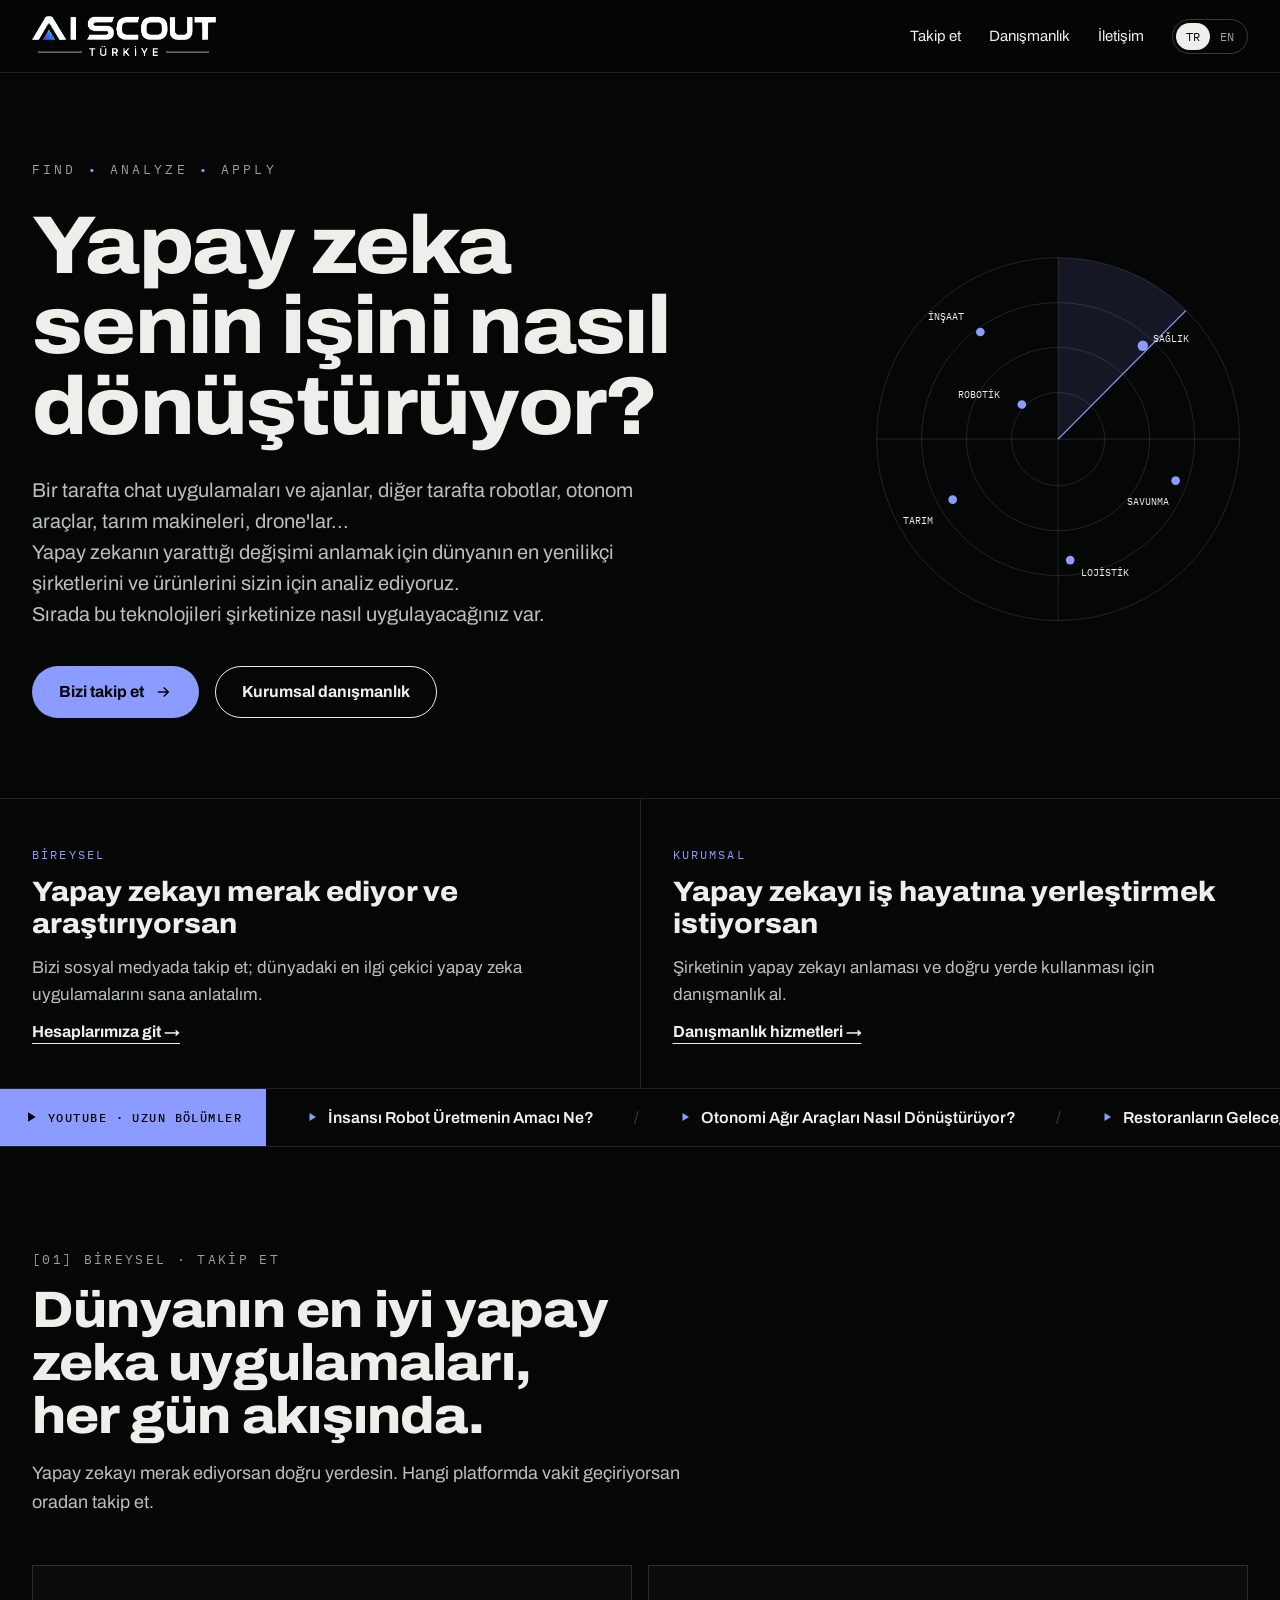
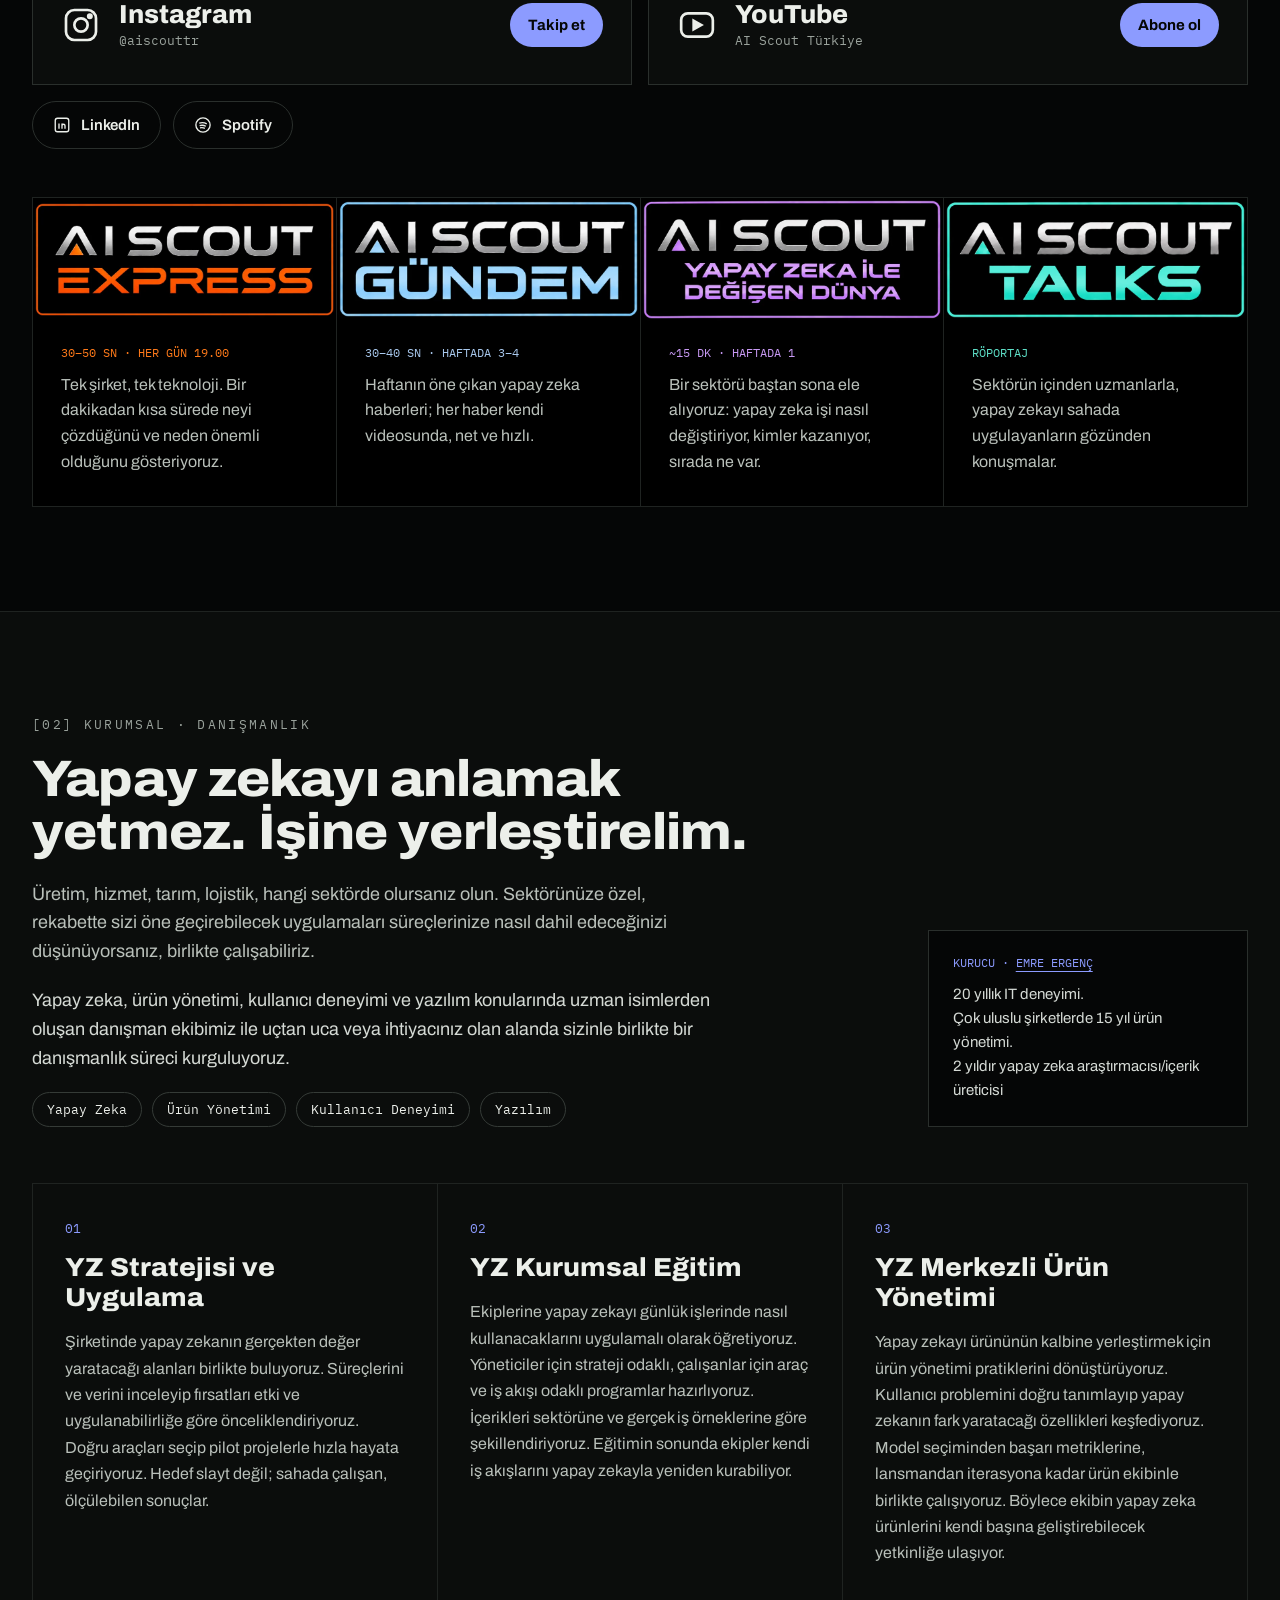
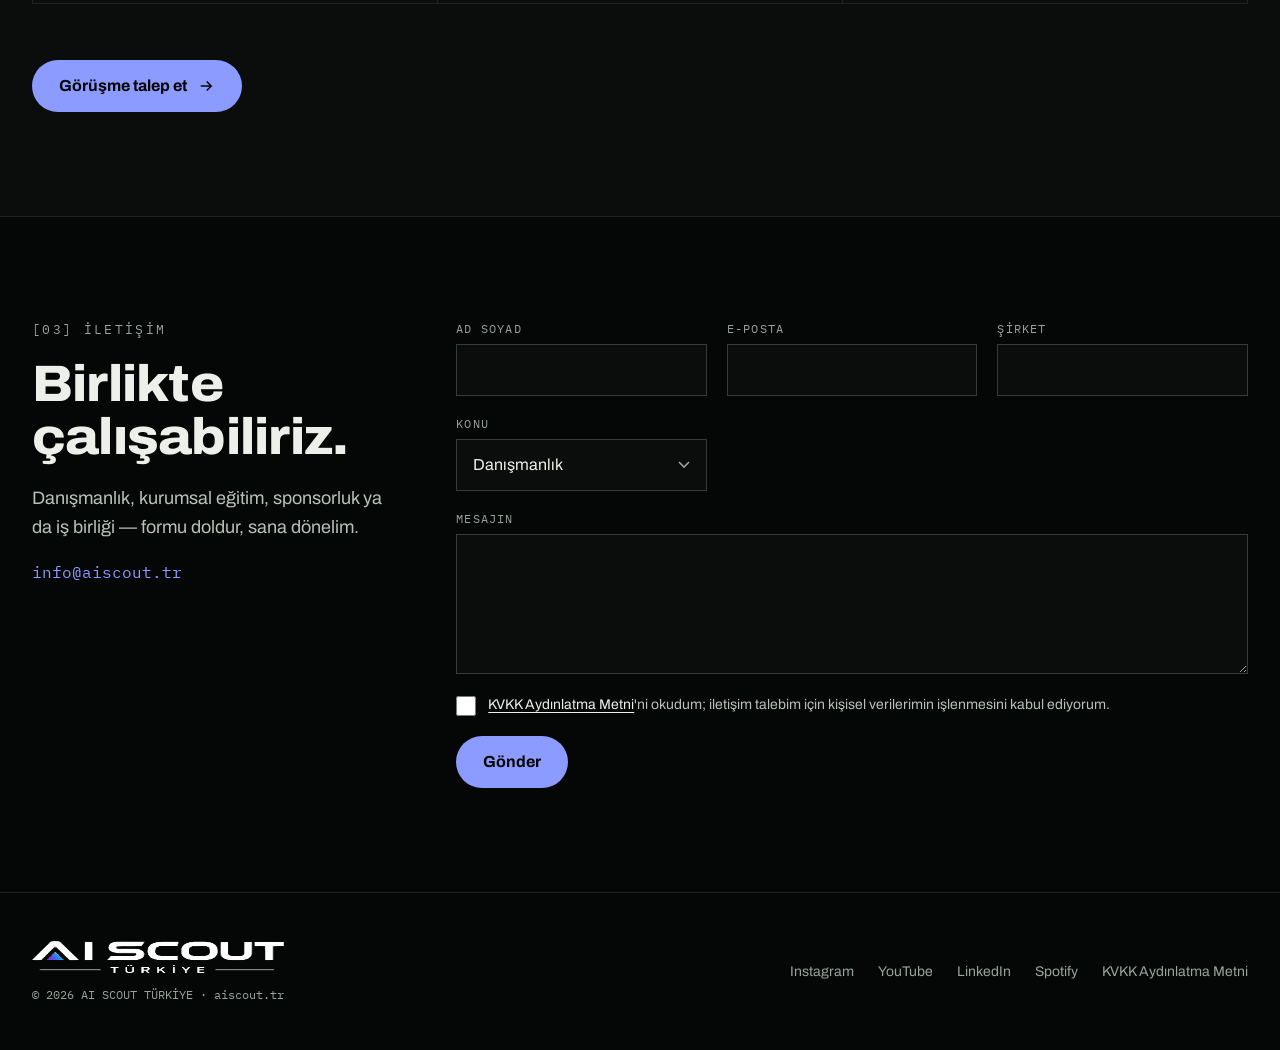
<file: index.html>
<!doctype html>
<html lang="tr">
<head>
<meta charset="utf-8">
<meta name="viewport" content="width=device-width, initial-scale=1">
<title>AI Scout Türkiye — Yapay zeka senin işini nasıl dönüştürüyor?</title>
<meta name="description" content="Dünyanın en yenilikçi yapay zeka şirketlerini ve ürünlerini Türkçe anlatıyoruz. Şirketler için YZ stratejisi, kurumsal eğitim ve YZ merkezli ürün yönetimi danışmanlığı.">
<link rel="canonical" href="https://aiscout.tr/">
<link rel="alternate" hreflang="tr" href="https://aiscout.tr/">
<link rel="alternate" hreflang="en" href="https://aiscout.tr/en">
<link rel="alternate" hreflang="x-default" href="https://aiscout.tr/">
<meta property="og:type" content="website">
<meta property="og:site_name" content="AI Scout Türkiye">
<meta property="og:locale" content="tr_TR">
<meta property="og:title" content="AI Scout Türkiye">
<meta property="og:description" content="Yapay zeka senin işini nasıl dönüştürüyor? Bul, analiz et, uygula.">
<meta property="og:url" content="https://aiscout.tr/">
<meta property="og:image" content="https://aiscout.tr/og-image.jpg">
<meta name="twitter:card" content="summary_large_image">
<meta name="theme-color" content="#050606">
<link rel="icon" href="/favicon.ico" sizes="any">
<link rel="icon" type="image/png" href="/favicon-64.png">
<link rel="apple-touch-icon" href="/apple-touch-icon.png">
<link rel="preconnect" href="https://fonts.googleapis.com">
<link rel="preconnect" href="https://fonts.gstatic.com" crossorigin>
<link rel="stylesheet" href="https://fonts.googleapis.com/css2?family=Archivo:wdth,wght@62..125,400..900&family=IBM+Plex+Mono:wght@400;500&display=swap">
<link rel="stylesheet" href="/styles.css">
<script type="application/ld+json">
{"@context":"https://schema.org","@type":"Organization","name":"AI Scout Türkiye","url":"https://aiscout.tr/","logo":"https://aiscout.tr/logo.png","email":"info@aiscout.tr","founder":{"@type":"Person","name":"Emre Ergenç","sameAs":"https://www.linkedin.com/in/emre-ergen%C3%A7-a4553b11/"},"sameAs":["https://www.instagram.com/aiscouttr","https://www.youtube.com/@AIScouttr","https://www.linkedin.com/company/117284567","https://open.spotify.com/show/033KnaizUJavTDVuriDGHC"]}
</script>
</head>
<body>

<header class="site-header">
  <div class="wrap nav">
    <a class="nav-logo" href="/" aria-label="AI Scout Türkiye ana sayfa"><img src="/logo.png" alt="AI Scout Türkiye" width="667" height="145"></a>
    <nav class="nav-links" aria-label="Ana menü">
      <a href="#takip">Takip et</a>
      <a href="#danismanlik">Danışmanlık</a>
      <a href="#iletisim">İletişim</a>
      <div class="lang">
        <a href="/" aria-current="true" lang="tr">TR</a>
        <a href="/en" lang="en" hreflang="en">EN</a>
      </div>
    </nav>
  </div>
</header>

<main>
<section id="top">
  <div class="wrap hero">
    <div class="hero-copy">
      <span class="tagline">FIND <b>•</b> ANALYZE <b>•</b> APPLY</span>
      <h1>Yapay zeka senin işini nasıl dönüştürüyor?</h1>
      <p class="lead">Bir tarafta chat uygulamaları ve ajanlar, diğer tarafta robotlar, otonom araçlar, tarım makineleri, drone'lar...<br>Yapay zekanın yarattığı değişimi anlamak için dünyanın en yenilikçi şirketlerini ve ürünlerini sizin için analiz ediyoruz.<br>Sırada bu teknolojileri şirketinize nasıl uygulayacağınız var.</p>
      <div class="cta-row">
        <a class="btn btn-primary" href="#takip">Bizi takip et <svg viewBox="0 0 24 24" fill="none" stroke="currentColor" stroke-width="2" aria-hidden="true"><path d="M5 12h14M13 6l6 6-6 6"/></svg></a>
        <a class="btn btn-ghost" href="#danismanlik">Kurumsal danışmanlık</a>
      </div>
    </div>
    <div class="hero-radar">
      <svg viewBox="0 0 440 440" role="img" aria-label="Kanalın takip ettiği sektörleri gösteren radar: Sağlık, İnşaat, Savunma, Tarım, Lojistik, Robotik">
        <g fill="none" stroke="#262B28" stroke-width="1"><circle cx="220" cy="220" r="210"/><circle cx="220" cy="220" r="158"/><circle cx="220" cy="220" r="106"/><circle cx="220" cy="220" r="54"/><path d="M10 220H430M220 10V430"/></g>
        <g class="radar-sweep"><path d="M220 220 L220 10 A210 210 0 0 1 368 71 Z" fill="#8C9BFF" opacity="0.12"/><path d="M220 220 L368 71" stroke="#8C9BFF" stroke-width="1.5"/></g>
        <g font-family="IBM Plex Mono, monospace" font-size="12" fill="#ECEFEA">
          <circle cx="318" cy="112" r="6" fill="#8C9BFF"/><text x="330" y="108">SAĞLIK</text>
          <circle cx="130" cy="96" r="5" fill="#8C9BFF"/><text x="70" y="82">İNŞAAT</text>
          <circle cx="356" cy="268" r="5" fill="#8C9BFF"/><text x="300" y="296">SAVUNMA</text>
          <circle cx="98" cy="290" r="5" fill="#8C9BFF"/><text x="40" y="318">TARIM</text>
          <circle cx="234" cy="360" r="5" fill="#8C9BFF"/><text x="246" y="378">LOJİSTİK</text>
          <circle cx="178" cy="180" r="5" fill="#8C9BFF"/><text x="104" y="172">ROBOTİK</text>
        </g>
      </svg>
    </div>
  </div>
</section>

<section aria-label="Sana uygun yolu seç">
  <div class="wrap doors" style="padding-left:0;padding-right:0">
    <a class="door" href="#takip">
      <span class="door-tag">BİREYSEL</span>
      <span class="door-title">Yapay zekayı merak ediyor ve araştırıyorsan</span>
      <span class="door-text">Bizi sosyal medyada takip et; dünyadaki en ilgi çekici yapay zeka uygulamalarını sana anlatalım.</span>
      <span class="door-link">Hesaplarımıza git →</span>
    </a>
    <a class="door" href="#danismanlik">
      <span class="door-tag">KURUMSAL</span>
      <span class="door-title">Yapay zekayı iş hayatına yerleştirmek istiyorsan</span>
      <span class="door-text">Şirketinin yapay zekayı anlaması ve doğru yerde kullanması için danışmanlık al.</span>
      <span class="door-link">Danışmanlık hizmetleri →</span>
    </a>
  </div>
</section>

<section class="ticker" aria-label="YouTube'daki uzun bölümlerimizden bazıları">
  <div class="ticker-label"><svg viewBox="0 0 24 24" fill="currentColor" aria-hidden="true"><path d="M7 4v16l13-8z"/></svg><span>YOUTUBE · UZUN BÖLÜMLER</span></div>
  <div class="ticker-viewport">
    <div class="ticker-track" data-ticker>
      <a href="https://youtu.be/004GwztYO8c" target="_blank" rel="noopener"><svg viewBox="0 0 24 24" aria-hidden="true"><path d="M7 4v16l13-8z"/></svg>İnsansı Robot Üretmenin Amacı Ne?</a><span class="sep" aria-hidden="true">/</span>
      <a href="https://youtu.be/96IsAllrDGI" target="_blank" rel="noopener"><svg viewBox="0 0 24 24" aria-hidden="true"><path d="M7 4v16l13-8z"/></svg>Otonomi Ağır Araçları Nasıl Dönüştürüyor?</a><span class="sep" aria-hidden="true">/</span>
      <a href="https://youtu.be/o6w_5lDeeoo" target="_blank" rel="noopener"><svg viewBox="0 0 24 24" aria-hidden="true"><path d="M7 4v16l13-8z"/></svg>Restoranların Geleceğinde Robot Şefler mi Var?</a><span class="sep" aria-hidden="true">/</span>
      <a href="https://youtu.be/qwfsnUe9_tQ" target="_blank" rel="noopener"><svg viewBox="0 0 24 24" aria-hidden="true"><path d="M7 4v16l13-8z"/></svg>Tarımda Robotik Kullanımı Gıdayı Ucuzlatabilir mi?</a><span class="sep" aria-hidden="true">/</span>
      <a href="https://youtu.be/qTsQiXR72vI" target="_blank" rel="noopener"><svg viewBox="0 0 24 24" aria-hidden="true"><path d="M7 4v16l13-8z"/></svg>Yapay Zeka Arıları Neden Dinliyor?</a><span class="sep" aria-hidden="true">/</span>
      <a href="https://youtu.be/uPeTqDlBtDQ" target="_blank" rel="noopener"><svg viewBox="0 0 24 24" aria-hidden="true"><path d="M7 4v16l13-8z"/></svg>Sağlıkta Otonom Rapor Yazan Yapay Zeka</a><span class="sep" aria-hidden="true">/</span>
    </div>
  </div>
</section>

<section id="takip">
  <div class="wrap section stack">
    <div class="head">
      <span class="eyebrow">[01] Bireysel · Takip et</span>
      <h2>Dünyanın en iyi yapay zeka uygulamaları, her gün akışında.</h2>
      <p class="lead">Yapay zekayı merak ediyorsan doğru yerdesin. Hangi platformda vakit geçiriyorsan oradan takip et.</p>
    </div>
    <div class="socials-main">
      <a class="social-card" href="https://www.instagram.com/aiscouttr" target="_blank" rel="noopener">
        <span class="id"><svg viewBox="0 0 24 24" fill="none" stroke="currentColor" stroke-width="1.6" aria-hidden="true"><rect x="3" y="3" width="18" height="18" rx="5"/><circle cx="12" cy="12" r="4"/><circle cx="17.3" cy="6.7" r="1" fill="currentColor"/></svg><span><span class="name">Instagram</span><span class="handle">@aiscouttr</span></span></span>
        <span class="pill">Takip et</span>
      </a>
      <a class="social-card" href="https://www.youtube.com/@AIScouttr" target="_blank" rel="noopener">
        <span class="id"><svg viewBox="0 0 24 24" fill="none" stroke="currentColor" stroke-width="1.6" aria-hidden="true"><rect x="2.5" y="5" width="19" height="14" rx="4"/><path d="M10 9.5v5l4.5-2.5z" fill="currentColor"/></svg><span><span class="name">YouTube</span><span class="handle">AI Scout Türkiye</span></span></span>
        <span class="pill">Abone ol</span>
      </a>
    </div>
    <div class="socials-more">
      <a class="chip-link" href="https://www.linkedin.com/company/117284567" target="_blank" rel="noopener"><svg viewBox="0 0 24 24" fill="none" stroke="currentColor" stroke-width="1.8" aria-hidden="true"><rect x="3" y="3" width="18" height="18" rx="3"/><path d="M8 10v7M8 7v.01M12 17v-4a2 2 0 0 1 4 0v4M12 10v7"/></svg>LinkedIn</a>
      <a class="chip-link" href="https://open.spotify.com/show/033KnaizUJavTDVuriDGHC" target="_blank" rel="noopener"><svg viewBox="0 0 24 24" fill="none" stroke="currentColor" stroke-width="1.8" aria-hidden="true"><circle cx="12" cy="12" r="9.5"/><path d="M7 9.5c3.5-1 7-.7 10 1M7.5 12.8c3-.8 5.8-.5 8.3.9M8 15.8c2.4-.6 4.5-.4 6.5.7"/></svg>Spotify</a>
    </div>
    <div class="series">
      <article>
        <img src="/series-express.webp" alt="AI Scout Express" width="900" height="349" loading="lazy">
        <div class="body"><span class="meta" style="color:var(--express)">30–50 SN · HER GÜN 19.00</span><p>Tek şirket, tek teknoloji. Bir dakikadan kısa sürede neyi çözdüğünü ve neden önemli olduğunu gösteriyoruz.</p></div>
      </article>
      <article>
        <img src="/series-gundem.webp" alt="AI Scout Gündem" width="900" height="356" loading="lazy">
        <div class="body"><span class="meta" style="color:var(--gundem)">30–40 SN · HAFTADA 3–4</span><p>Haftanın öne çıkan yapay zeka haberleri; her haber kendi videosunda, net ve hızlı.</p></div>
      </article>
      <article>
        <img src="/series-degisen-dunya.webp" alt="AI Scout Yapay Zeka ile Değişen Dünya" width="900" height="365" loading="lazy">
        <div class="body"><span class="meta" style="color:var(--ydd)">~15 DK · HAFTADA 1</span><p>Bir sektörü baştan sona ele alıyoruz: yapay zeka işi nasıl değiştiriyor, kimler kazanıyor, sırada ne var.</p></div>
      </article>
      <article>
        <img src="/series-talks.webp" alt="AI Scout Talks" width="900" height="358" loading="lazy">
        <div class="body"><span class="meta" style="color:var(--talks)">RÖPORTAJ</span><p>Sektörün içinden uzmanlarla, yapay zekayı sahada uygulayanların gözünden konuşmalar.</p></div>
      </article>
    </div>
  </div>
</section>

<section id="danismanlik" class="consulting">
  <div class="wrap section stack" style="gap:56px">
    <div class="consult-top">
      <div class="consult-intro">
        <span class="eyebrow">[02] Kurumsal · Danışmanlık</span>
        <h2>Yapay zekayı anlamak yetmez. İşine yerleştirelim.</h2>
        <p class="lead">Üretim, hizmet, tarım, lojistik, hangi sektörde olursanız olun. Sektörünüze özel, rekabette sizi öne geçirebilecek uygulamaları süreçlerinize nasıl dahil edeceğinizi düşünüyorsanız, birlikte çalışabiliriz.</p>
        <p class="lead strong">Yapay zeka, ürün yönetimi, kullanıcı deneyimi ve yazılım konularında uzman isimlerden oluşan danışman ekibimiz ile uçtan uca veya ihtiyacınız olan alanda sizinle birlikte bir danışmanlık süreci kurguluyoruz.</p>
        <ul class="chips" aria-label="Uzmanlık alanları"><li>Yapay Zeka</li><li>Ürün Yönetimi</li><li>Kullanıcı Deneyimi</li><li>Yazılım</li></ul>
      </div>
      <aside class="founder">
        <span class="who">KURUCU · <a href="https://www.linkedin.com/in/emre-ergen%C3%A7-a4553b11/" target="_blank" rel="noopener">EMRE ERGENÇ</a></span>
        <ul><li>20 yıllık IT deneyimi.</li><li>Çok uluslu şirketlerde 15 yıl ürün yönetimi.</li><li>2 yıldır yapay zeka araştırmacısı/içerik üreticisi</li></ul>
      </aside>
    </div>
    <div class="services">
      <article>
        <span class="num">01</span>
        <h3>YZ Stratejisi ve Uygulama</h3>
        <p>Şirketinde yapay zekanın gerçekten değer yaratacağı alanları birlikte buluyoruz. Süreçlerini ve verini inceleyip fırsatları etki ve uygulanabilirliğe göre önceliklendiriyoruz. Doğru araçları seçip pilot projelerle hızla hayata geçiriyoruz. Hedef slayt değil; sahada çalışan, ölçülebilen sonuçlar.</p>
      </article>
      <article>
        <span class="num">02</span>
        <h3>YZ Kurumsal Eğitim</h3>
        <p>Ekiplerine yapay zekayı günlük işlerinde nasıl kullanacaklarını uygulamalı olarak öğretiyoruz. Yöneticiler için strateji odaklı, çalışanlar için araç ve iş akışı odaklı programlar hazırlıyoruz. İçerikleri sektörüne ve gerçek iş örneklerine göre şekillendiriyoruz. Eğitimin sonunda ekipler kendi iş akışlarını yapay zekayla yeniden kurabiliyor.</p>
      </article>
      <article>
        <span class="num">03</span>
        <h3>YZ Merkezli Ürün Yönetimi</h3>
        <p>Yapay zekayı ürününün kalbine yerleştirmek için ürün yönetimi pratiklerini dönüştürüyoruz. Kullanıcı problemini doğru tanımlayıp yapay zekanın fark yaratacağı özellikleri keşfediyoruz. Model seçiminden başarı metriklerine, lansmandan iterasyona kadar ürün ekibinle birlikte çalışıyoruz. Böylece ekibin yapay zeka ürünlerini kendi başına geliştirebilecek yetkinliğe ulaşıyor.</p>
      </article>
    </div>
    <div><a class="btn btn-primary" href="#iletisim">Görüşme talep et <svg viewBox="0 0 24 24" fill="none" stroke="currentColor" stroke-width="2" aria-hidden="true"><path d="M5 12h14M13 6l6 6-6 6"/></svg></a></div>
  </div>
</section>

<section id="iletisim">
  <div class="wrap section contact">
    <div class="contact-intro">
      <span class="eyebrow">[03] İletişim</span>
      <h2>Birlikte çalışabiliriz.</h2>
      <p class="lead">Danışmanlık, kurumsal eğitim, sponsorluk ya da iş birliği — formu doldur, sana dönelim.</p>
      <a class="mail" href="mailto:info@aiscout.tr">info@aiscout.tr</a>
    </div>
    <form class="form" id="contact-form" action="https://api.web3forms.com/submit" method="POST"
      data-ok="Teşekkürler! Mesajın bize ulaştı, en kısa sürede dönüş yapacağız."
      data-err="Mesaj gönderilemedi. Lütfen tekrar dene ya da info@aiscout.tr adresine yaz."
      data-sending="Gönderiliyor…">
      <input type="hidden" name="access_key" value="c2955fdc-435d-4bb6-8f25-47e79acd60ba">
      <input type="hidden" name="subject" value="aiscout.tr — yeni iletişim formu">
      <input type="hidden" name="from_name" value="aiscout.tr">
      <div class="hp" aria-hidden="true"><label for="f-hp">Bu alanı boş bırak</label><input id="f-hp" type="checkbox" name="botcheck" tabindex="-1"></div>
      <div class="field"><label for="f-name">AD SOYAD</label><input id="f-name" name="name" type="text" autocomplete="name" required></div>
      <div class="field"><label for="f-mail">E-POSTA</label><input id="f-mail" name="email" type="email" autocomplete="email" required></div>
      <div class="field"><label for="f-company">ŞİRKET</label><input id="f-company" name="company" type="text" autocomplete="organization"></div>
      <div class="field"><label for="f-topic">KONU</label>
        <select id="f-topic" name="topic"><option>Danışmanlık</option><option>Kurumsal Eğitim</option><option>Sponsorluk</option><option>İşbirliği</option></select>
      </div>
      <div class="field full"><label for="f-msg">MESAJIN</label><textarea id="f-msg" name="message" rows="5" required></textarea></div>
      <label class="consent full"><input type="checkbox" name="kvkk" value="onaylandı" required><span><a href="/kvkk.html" target="_blank">KVKK Aydınlatma Metni</a>'ni okudum; iletişim talebim için kişisel verilerimin işlenmesini kabul ediyorum.</span></label>
      <div class="full" style="display:flex;flex-wrap:wrap;align-items:center;gap:20px">
        <button class="btn btn-primary" type="submit">Gönder</button>
        <p class="form-status" role="status" aria-live="polite"></p>
      </div>
    </form>
  </div>
</section>
</main>

<footer>
  <div class="wrap footer">
    <div class="brand">
      <img src="/logo.png" alt="AI Scout Türkiye" width="667" height="145" loading="lazy">
      <span class="copy">© <span data-year>2026</span> AI SCOUT TÜRKİYE · aiscout.tr</span>
    </div>
    <nav aria-label="Sosyal medya ve yasal">
      <a href="https://www.instagram.com/aiscouttr" target="_blank" rel="noopener">Instagram</a>
      <a href="https://www.youtube.com/@AIScouttr" target="_blank" rel="noopener">YouTube</a>
      <a href="https://www.linkedin.com/company/117284567" target="_blank" rel="noopener">LinkedIn</a>
      <a href="https://open.spotify.com/show/033KnaizUJavTDVuriDGHC" target="_blank" rel="noopener">Spotify</a>
      <a href="/kvkk.html">KVKK Aydınlatma Metni</a>
    </nav>
  </div>
</footer>

<script src="/site.js" defer></script>
</body>
</html>
</file>
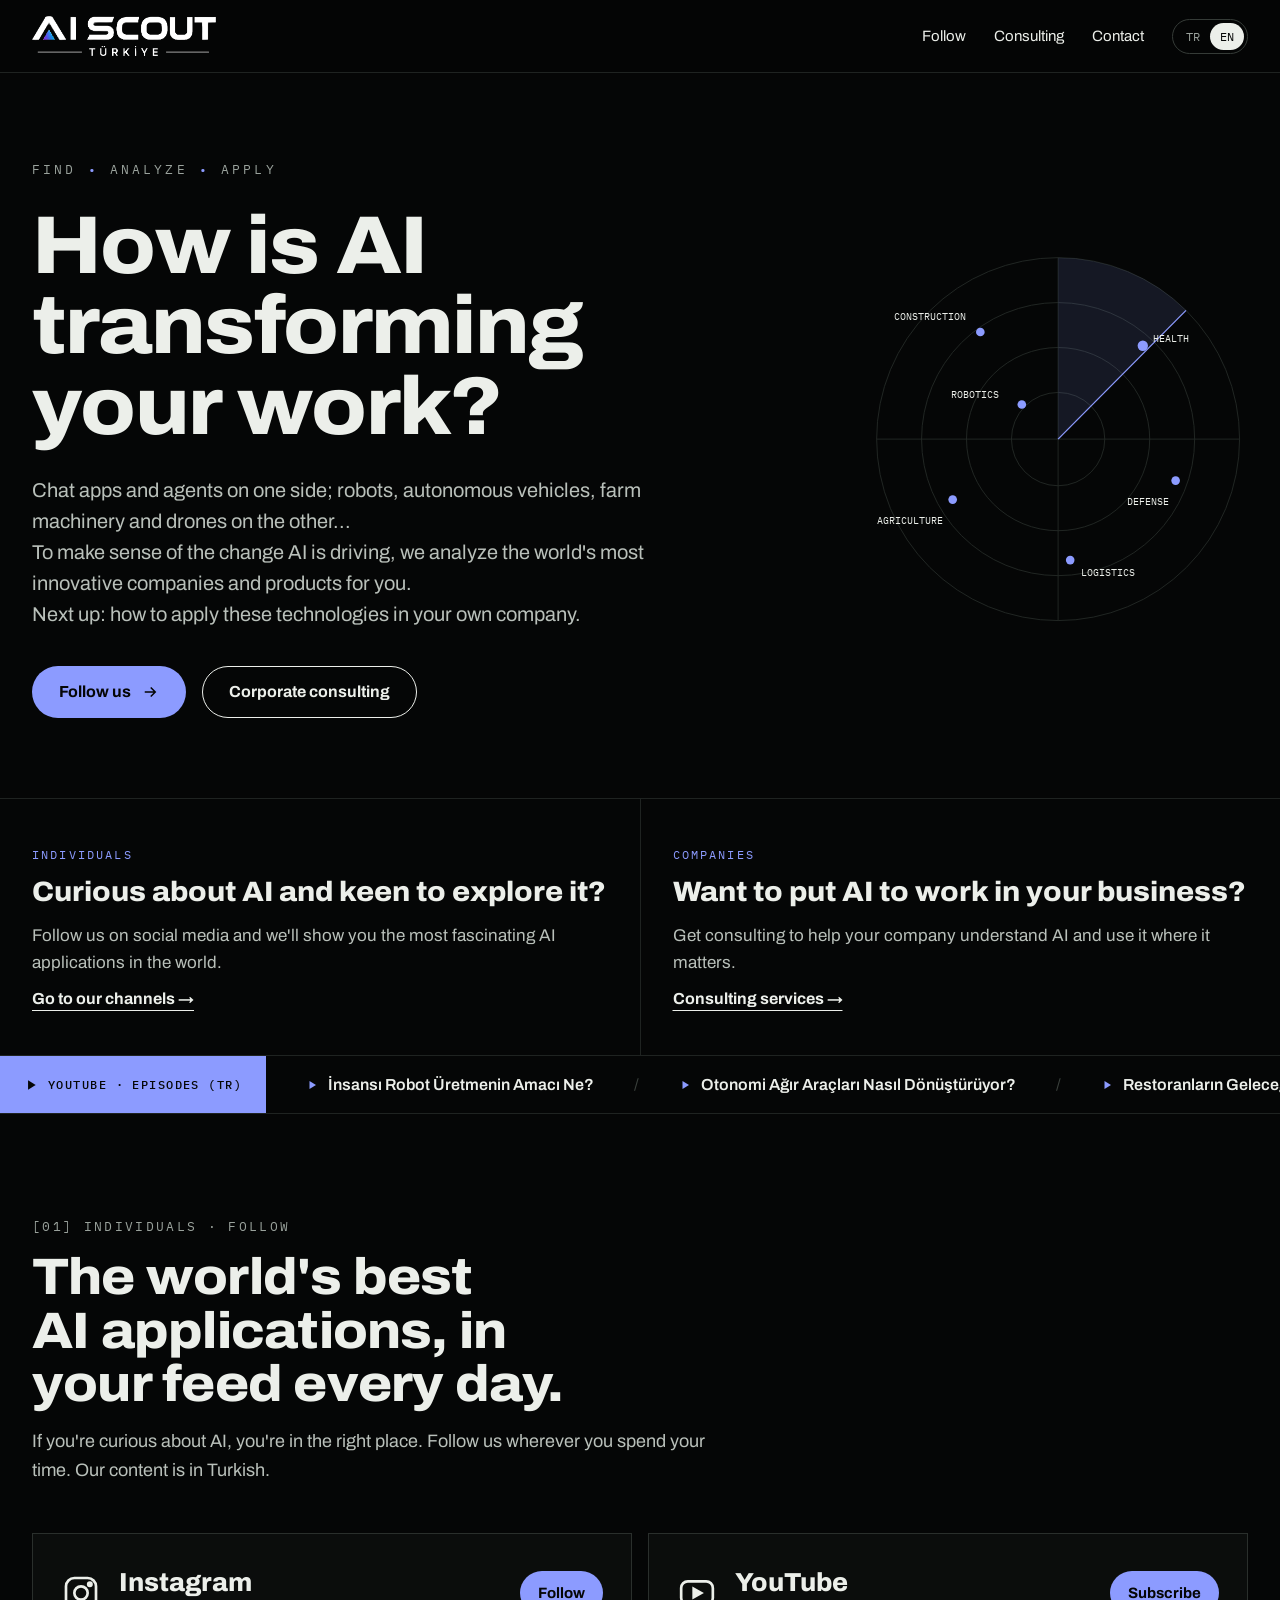
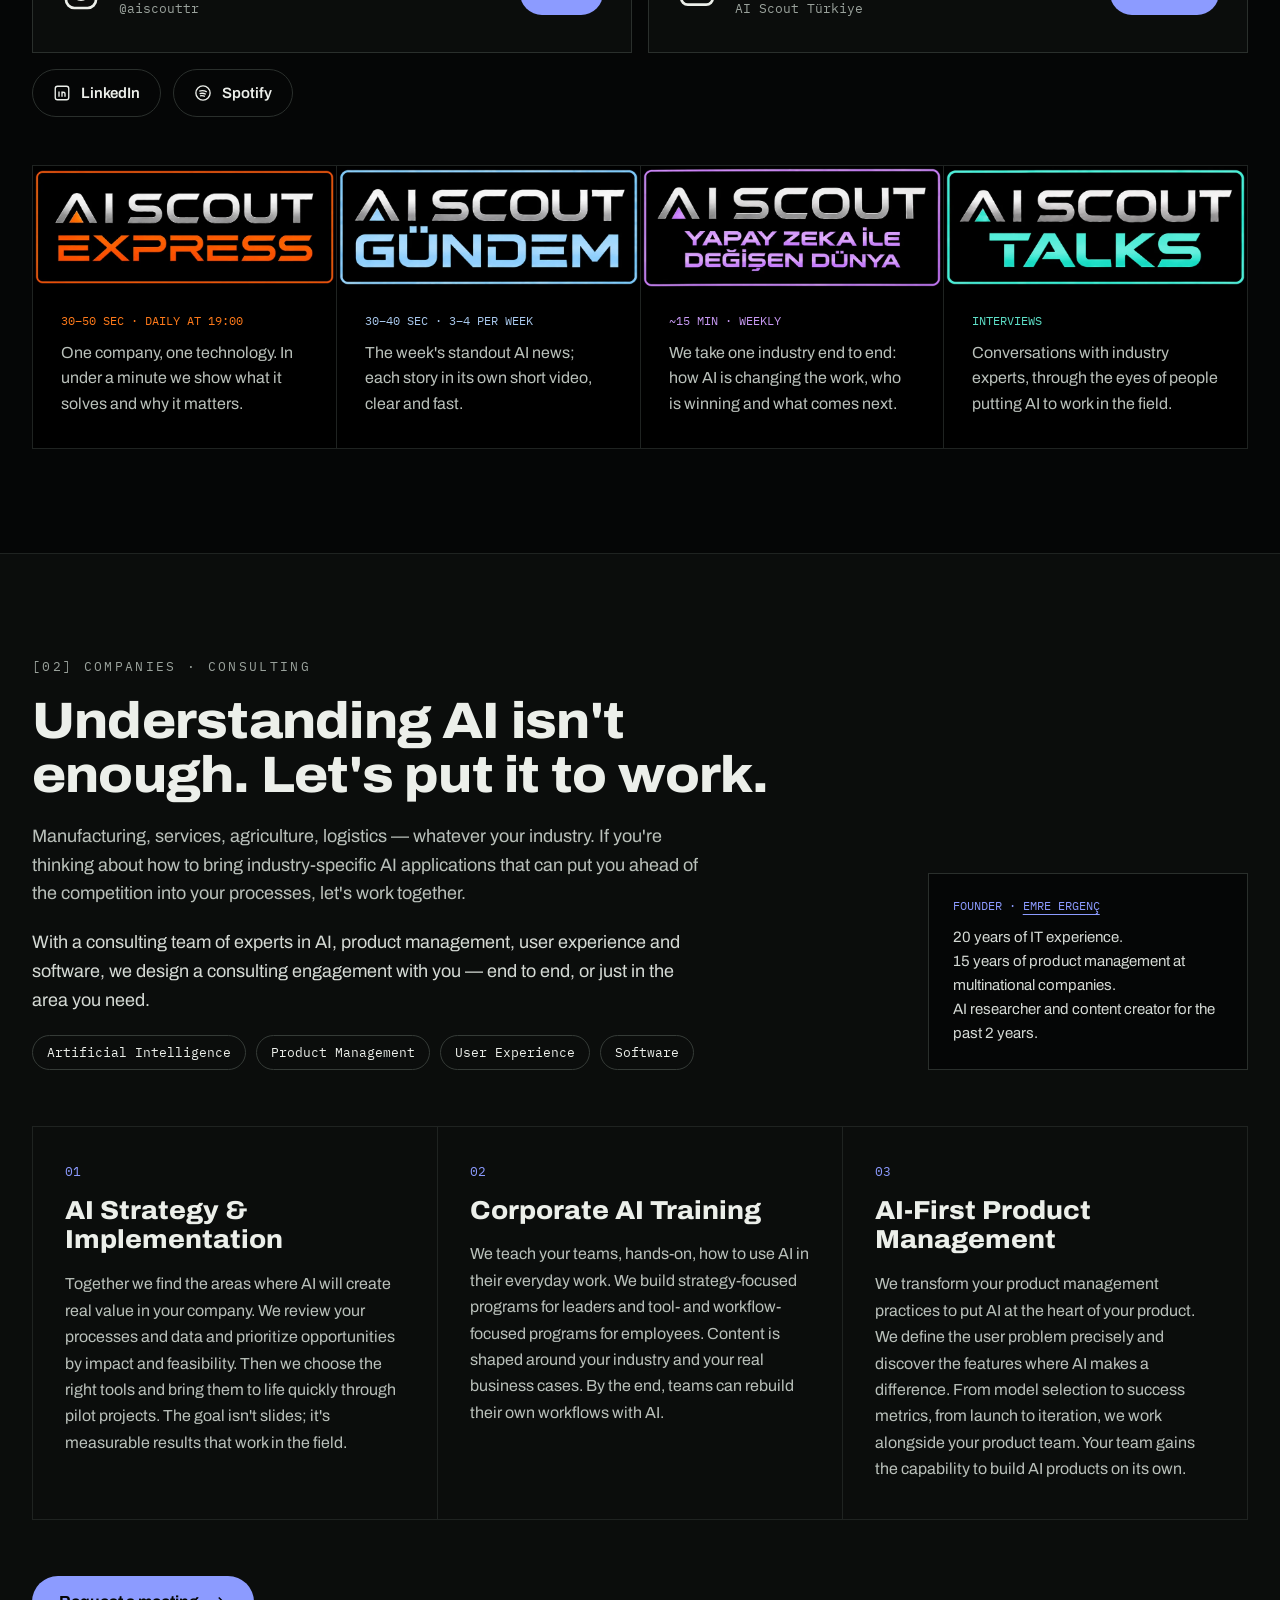
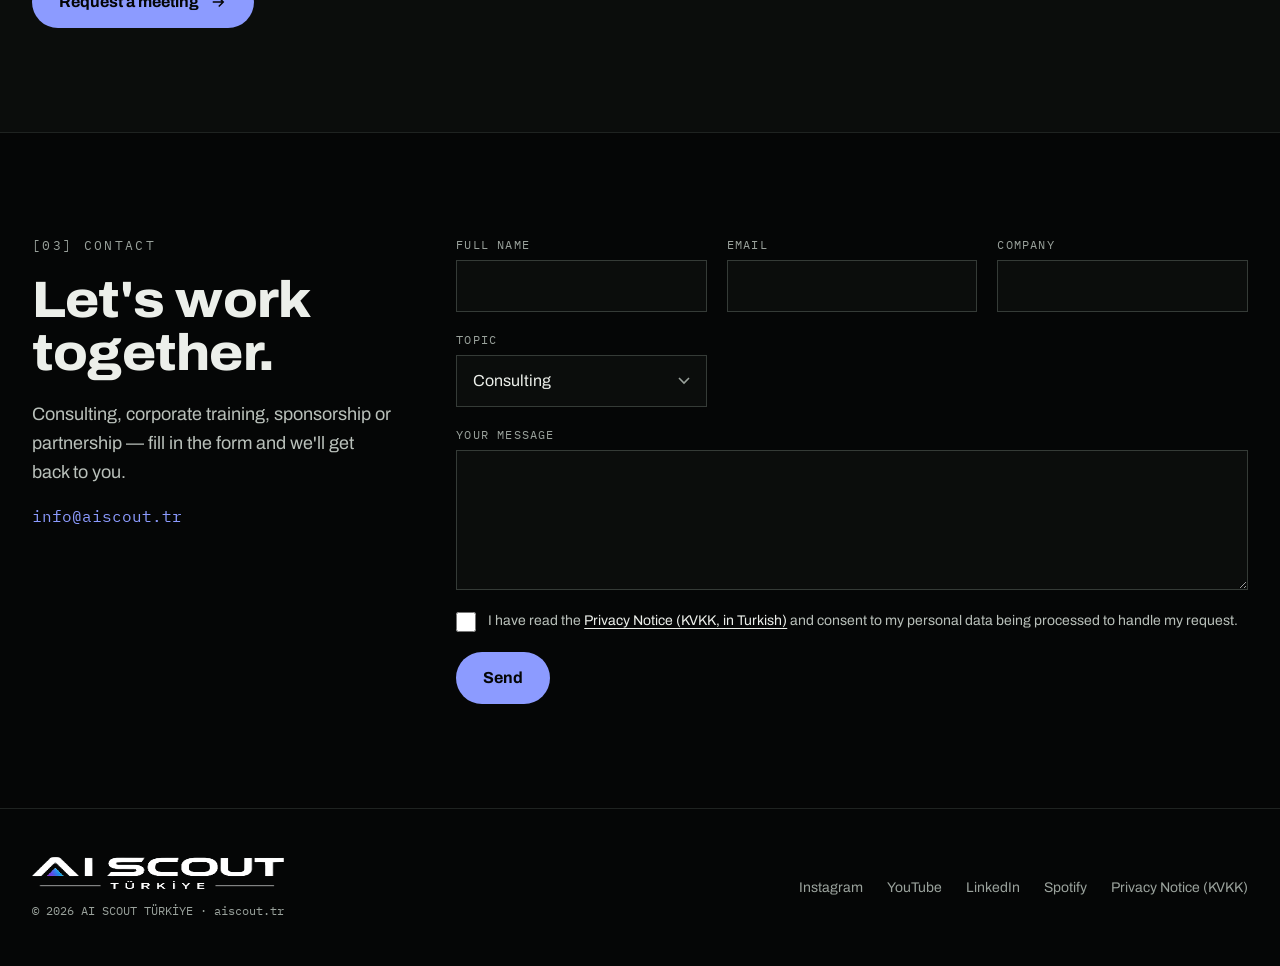
<file: en.html>
<!doctype html>
<html lang="en">
<head>
<meta charset="utf-8">
<meta name="viewport" content="width=device-width, initial-scale=1">
<title>AI Scout Türkiye — How is AI transforming your work?</title>
<meta name="description" content="We break down the world's most innovative AI companies and products. AI strategy, corporate AI training and AI-first product management consulting for businesses.">
<link rel="canonical" href="https://aiscout.tr/en">
<link rel="alternate" hreflang="tr" href="https://aiscout.tr/">
<link rel="alternate" hreflang="en" href="https://aiscout.tr/en">
<link rel="alternate" hreflang="x-default" href="https://aiscout.tr/">
<meta property="og:type" content="website">
<meta property="og:site_name" content="AI Scout Türkiye">
<meta property="og:locale" content="en_US">
<meta property="og:title" content="AI Scout Türkiye">
<meta property="og:description" content="How is AI transforming your work? Find, analyze, apply.">
<meta property="og:url" content="https://aiscout.tr/en">
<meta property="og:image" content="https://aiscout.tr/og-image.jpg">
<meta name="twitter:card" content="summary_large_image">
<meta name="theme-color" content="#050606">
<link rel="icon" href="/favicon.ico" sizes="any">
<link rel="icon" type="image/png" href="/favicon-64.png">
<link rel="apple-touch-icon" href="/apple-touch-icon.png">
<link rel="preconnect" href="https://fonts.googleapis.com">
<link rel="preconnect" href="https://fonts.gstatic.com" crossorigin>
<link rel="stylesheet" href="https://fonts.googleapis.com/css2?family=Archivo:wdth,wght@62..125,400..900&family=IBM+Plex+Mono:wght@400;500&display=swap">
<link rel="stylesheet" href="/styles.css">
</head>
<body>

<header class="site-header">
  <div class="wrap nav">
    <a class="nav-logo" href="/en" aria-label="AI Scout Türkiye home"><img src="/logo.png" alt="AI Scout Türkiye" width="667" height="145"></a>
    <nav class="nav-links" aria-label="Main menu">
      <a href="#follow">Follow</a>
      <a href="#consulting">Consulting</a>
      <a href="#contact">Contact</a>
      <div class="lang">
        <a href="/" lang="tr" hreflang="tr">TR</a>
        <a href="/en" aria-current="true" lang="en">EN</a>
      </div>
    </nav>
  </div>
</header>

<main>
<section id="top">
  <div class="wrap hero">
    <div class="hero-copy">
      <span class="tagline">FIND <b>•</b> ANALYZE <b>•</b> APPLY</span>
      <h1>How is AI transforming your work?</h1>
      <p class="lead">Chat apps and agents on one side; robots, autonomous vehicles, farm machinery and drones on the other...<br>To make sense of the change AI is driving, we analyze the world's most innovative companies and products for you.<br>Next up: how to apply these technologies in your own company.</p>
      <div class="cta-row">
        <a class="btn btn-primary" href="#follow">Follow us <svg viewBox="0 0 24 24" fill="none" stroke="currentColor" stroke-width="2" aria-hidden="true"><path d="M5 12h14M13 6l6 6-6 6"/></svg></a>
        <a class="btn btn-ghost" href="#consulting">Corporate consulting</a>
      </div>
    </div>
    <div class="hero-radar">
      <svg viewBox="0 0 440 440" role="img" aria-label="Radar of the industries the channel covers: Health, Construction, Defense, Agriculture, Logistics, Robotics">
        <g fill="none" stroke="#262B28" stroke-width="1"><circle cx="220" cy="220" r="210"/><circle cx="220" cy="220" r="158"/><circle cx="220" cy="220" r="106"/><circle cx="220" cy="220" r="54"/><path d="M10 220H430M220 10V430"/></g>
        <g class="radar-sweep"><path d="M220 220 L220 10 A210 210 0 0 1 368 71 Z" fill="#8C9BFF" opacity="0.12"/><path d="M220 220 L368 71" stroke="#8C9BFF" stroke-width="1.5"/></g>
        <g font-family="IBM Plex Mono, monospace" font-size="12" fill="#ECEFEA">
          <circle cx="318" cy="112" r="6" fill="#8C9BFF"/><text x="330" y="108">HEALTH</text>
          <circle cx="130" cy="96" r="5" fill="#8C9BFF"/><text x="30" y="82">CONSTRUCTION</text>
          <circle cx="356" cy="268" r="5" fill="#8C9BFF"/><text x="300" y="296">DEFENSE</text>
          <circle cx="98" cy="290" r="5" fill="#8C9BFF"/><text x="10" y="318">AGRICULTURE</text>
          <circle cx="234" cy="360" r="5" fill="#8C9BFF"/><text x="246" y="378">LOGISTICS</text>
          <circle cx="178" cy="180" r="5" fill="#8C9BFF"/><text x="96" y="172">ROBOTICS</text>
        </g>
      </svg>
    </div>
  </div>
</section>

<section aria-label="Choose your path">
  <div class="wrap doors" style="padding-left:0;padding-right:0">
    <a class="door" href="#follow">
      <span class="door-tag">INDIVIDUALS</span>
      <span class="door-title">Curious about AI and keen to explore it?</span>
      <span class="door-text">Follow us on social media and we'll show you the most fascinating AI applications in the world.</span>
      <span class="door-link">Go to our channels →</span>
    </a>
    <a class="door" href="#consulting">
      <span class="door-tag">COMPANIES</span>
      <span class="door-title">Want to put AI to work in your business?</span>
      <span class="door-text">Get consulting to help your company understand AI and use it where it matters.</span>
      <span class="door-link">Consulting services →</span>
    </a>
  </div>
</section>

<section class="ticker" aria-label="Some of our long-form YouTube episodes (in Turkish)">
  <div class="ticker-label"><svg viewBox="0 0 24 24" fill="currentColor" aria-hidden="true"><path d="M7 4v16l13-8z"/></svg><span>YOUTUBE · EPISODES (TR)</span></div>
  <div class="ticker-viewport">
    <div class="ticker-track" data-ticker>
      <a href="https://youtu.be/004GwztYO8c" target="_blank" rel="noopener" lang="tr"><svg viewBox="0 0 24 24" aria-hidden="true"><path d="M7 4v16l13-8z"/></svg>İnsansı Robot Üretmenin Amacı Ne?</a><span class="sep" aria-hidden="true">/</span>
      <a href="https://youtu.be/96IsAllrDGI" target="_blank" rel="noopener" lang="tr"><svg viewBox="0 0 24 24" aria-hidden="true"><path d="M7 4v16l13-8z"/></svg>Otonomi Ağır Araçları Nasıl Dönüştürüyor?</a><span class="sep" aria-hidden="true">/</span>
      <a href="https://youtu.be/o6w_5lDeeoo" target="_blank" rel="noopener" lang="tr"><svg viewBox="0 0 24 24" aria-hidden="true"><path d="M7 4v16l13-8z"/></svg>Restoranların Geleceğinde Robot Şefler mi Var?</a><span class="sep" aria-hidden="true">/</span>
      <a href="https://youtu.be/qwfsnUe9_tQ" target="_blank" rel="noopener" lang="tr"><svg viewBox="0 0 24 24" aria-hidden="true"><path d="M7 4v16l13-8z"/></svg>Tarımda Robotik Kullanımı Gıdayı Ucuzlatabilir mi?</a><span class="sep" aria-hidden="true">/</span>
      <a href="https://youtu.be/qTsQiXR72vI" target="_blank" rel="noopener" lang="tr"><svg viewBox="0 0 24 24" aria-hidden="true"><path d="M7 4v16l13-8z"/></svg>Yapay Zeka Arıları Neden Dinliyor?</a><span class="sep" aria-hidden="true">/</span>
      <a href="https://youtu.be/uPeTqDlBtDQ" target="_blank" rel="noopener" lang="tr"><svg viewBox="0 0 24 24" aria-hidden="true"><path d="M7 4v16l13-8z"/></svg>Sağlıkta Otonom Rapor Yazan Yapay Zeka</a><span class="sep" aria-hidden="true">/</span>
    </div>
  </div>
</section>

<section id="follow">
  <div class="wrap section stack">
    <div class="head">
      <span class="eyebrow">[01] Individuals · Follow</span>
      <h2>The world's best AI applications, in your feed every day.</h2>
      <p class="lead">If you're curious about AI, you're in the right place. Follow us wherever you spend your time. Our content is in Turkish.</p>
    </div>
    <div class="socials-main">
      <a class="social-card" href="https://www.instagram.com/aiscouttr" target="_blank" rel="noopener">
        <span class="id"><svg viewBox="0 0 24 24" fill="none" stroke="currentColor" stroke-width="1.6" aria-hidden="true"><rect x="3" y="3" width="18" height="18" rx="5"/><circle cx="12" cy="12" r="4"/><circle cx="17.3" cy="6.7" r="1" fill="currentColor"/></svg><span><span class="name">Instagram</span><span class="handle">@aiscouttr</span></span></span>
        <span class="pill">Follow</span>
      </a>
      <a class="social-card" href="https://www.youtube.com/@AIScouttr" target="_blank" rel="noopener">
        <span class="id"><svg viewBox="0 0 24 24" fill="none" stroke="currentColor" stroke-width="1.6" aria-hidden="true"><rect x="2.5" y="5" width="19" height="14" rx="4"/><path d="M10 9.5v5l4.5-2.5z" fill="currentColor"/></svg><span><span class="name">YouTube</span><span class="handle">AI Scout Türkiye</span></span></span>
        <span class="pill">Subscribe</span>
      </a>
    </div>
    <div class="socials-more">
      <a class="chip-link" href="https://www.linkedin.com/company/117284567" target="_blank" rel="noopener"><svg viewBox="0 0 24 24" fill="none" stroke="currentColor" stroke-width="1.8" aria-hidden="true"><rect x="3" y="3" width="18" height="18" rx="3"/><path d="M8 10v7M8 7v.01M12 17v-4a2 2 0 0 1 4 0v4M12 10v7"/></svg>LinkedIn</a>
      <a class="chip-link" href="https://open.spotify.com/show/033KnaizUJavTDVuriDGHC" target="_blank" rel="noopener"><svg viewBox="0 0 24 24" fill="none" stroke="currentColor" stroke-width="1.8" aria-hidden="true"><circle cx="12" cy="12" r="9.5"/><path d="M7 9.5c3.5-1 7-.7 10 1M7.5 12.8c3-.8 5.8-.5 8.3.9M8 15.8c2.4-.6 4.5-.4 6.5.7"/></svg>Spotify</a>
    </div>
    <div class="series">
      <article>
        <img src="/series-express.webp" alt="AI Scout Express" width="900" height="349" loading="lazy">
        <div class="body"><span class="meta" style="color:var(--express)">30–50 SEC · DAILY AT 19:00</span><p>One company, one technology. In under a minute we show what it solves and why it matters.</p></div>
      </article>
      <article>
        <img src="/series-gundem.webp" alt="AI Scout Gündem (AI news)" width="900" height="356" loading="lazy">
        <div class="body"><span class="meta" style="color:var(--gundem)">30–40 SEC · 3–4 PER WEEK</span><p>The week's standout AI news; each story in its own short video, clear and fast.</p></div>
      </article>
      <article>
        <img src="/series-degisen-dunya.webp" alt="AI Scout Yapay Zeka ile Değişen Dünya (A World Changing with AI)" width="900" height="365" loading="lazy">
        <div class="body"><span class="meta" style="color:var(--ydd)">~15 MIN · WEEKLY</span><p>We take one industry end to end: how AI is changing the work, who is winning and what comes next.</p></div>
      </article>
      <article>
        <img src="/series-talks.webp" alt="AI Scout Talks" width="900" height="358" loading="lazy">
        <div class="body"><span class="meta" style="color:var(--talks)">INTERVIEWS</span><p>Conversations with industry experts, through the eyes of people putting AI to work in the field.</p></div>
      </article>
    </div>
  </div>
</section>

<section id="consulting" class="consulting">
  <div class="wrap section stack" style="gap:56px">
    <div class="consult-top">
      <div class="consult-intro">
        <span class="eyebrow">[02] Companies · Consulting</span>
        <h2>Understanding AI isn't enough. Let's put it to work.</h2>
        <p class="lead">Manufacturing, services, agriculture, logistics — whatever your industry. If you're thinking about how to bring industry-specific AI applications that can put you ahead of the competition into your processes, let's work together.</p>
        <p class="lead strong">With a consulting team of experts in AI, product management, user experience and software, we design a consulting engagement with you — end to end, or just in the area you need.</p>
        <ul class="chips" aria-label="Areas of expertise"><li>Artificial Intelligence</li><li>Product Management</li><li>User Experience</li><li>Software</li></ul>
      </div>
      <aside class="founder">
        <span class="who">FOUNDER · <a href="https://www.linkedin.com/in/emre-ergen%C3%A7-a4553b11/" target="_blank" rel="noopener">EMRE ERGENÇ</a></span>
        <ul><li>20 years of IT experience.</li><li>15 years of product management at multinational companies.</li><li>AI researcher and content creator for the past 2 years.</li></ul>
      </aside>
    </div>
    <div class="services">
      <article>
        <span class="num">01</span>
        <h3>AI Strategy &amp; Implementation</h3>
        <p>Together we find the areas where AI will create real value in your company. We review your processes and data and prioritize opportunities by impact and feasibility. Then we choose the right tools and bring them to life quickly through pilot projects. The goal isn't slides; it's measurable results that work in the field.</p>
      </article>
      <article>
        <span class="num">02</span>
        <h3>Corporate AI Training</h3>
        <p>We teach your teams, hands-on, how to use AI in their everyday work. We build strategy-focused programs for leaders and tool- and workflow-focused programs for employees. Content is shaped around your industry and your real business cases. By the end, teams can rebuild their own workflows with AI.</p>
      </article>
      <article>
        <span class="num">03</span>
        <h3>AI-First Product Management</h3>
        <p>We transform your product management practices to put AI at the heart of your product. We define the user problem precisely and discover the features where AI makes a difference. From model selection to success metrics, from launch to iteration, we work alongside your product team. Your team gains the capability to build AI products on its own.</p>
      </article>
    </div>
    <div><a class="btn btn-primary" href="#contact">Request a meeting <svg viewBox="0 0 24 24" fill="none" stroke="currentColor" stroke-width="2" aria-hidden="true"><path d="M5 12h14M13 6l6 6-6 6"/></svg></a></div>
  </div>
</section>

<section id="contact">
  <div class="wrap section contact">
    <div class="contact-intro">
      <span class="eyebrow">[03] Contact</span>
      <h2>Let's work together.</h2>
      <p class="lead">Consulting, corporate training, sponsorship or partnership — fill in the form and we'll get back to you.</p>
      <a class="mail" href="mailto:info@aiscout.tr">info@aiscout.tr</a>
    </div>
    <form class="form" id="contact-form" action="https://api.web3forms.com/submit" method="POST"
      data-ok="Thank you! Your message has reached us and we'll get back to you soon."
      data-err="Your message couldn't be sent. Please try again or write to info@aiscout.tr."
      data-sending="Sending…">
      <input type="hidden" name="access_key" value="c2955fdc-435d-4bb6-8f25-47e79acd60ba">
      <input type="hidden" name="subject" value="aiscout.tr — new contact form (EN)">
      <input type="hidden" name="from_name" value="aiscout.tr">
      <div class="hp" aria-hidden="true"><label for="f-hp">Leave this empty</label><input id="f-hp" type="checkbox" name="botcheck" tabindex="-1"></div>
      <div class="field"><label for="f-name">FULL NAME</label><input id="f-name" name="name" type="text" autocomplete="name" required></div>
      <div class="field"><label for="f-mail">EMAIL</label><input id="f-mail" name="email" type="email" autocomplete="email" required></div>
      <div class="field"><label for="f-company">COMPANY</label><input id="f-company" name="company" type="text" autocomplete="organization"></div>
      <div class="field"><label for="f-topic">TOPIC</label>
        <select id="f-topic" name="topic"><option value="Danışmanlık">Consulting</option><option value="Kurumsal Eğitim">Corporate Training</option><option value="Sponsorluk">Sponsorship</option><option value="İşbirliği">Partnership</option></select>
      </div>
      <div class="field full"><label for="f-msg">YOUR MESSAGE</label><textarea id="f-msg" name="message" rows="5" required></textarea></div>
      <label class="consent full"><input type="checkbox" name="kvkk" value="accepted" required><span>I have read the <a href="/kvkk.html" target="_blank">Privacy Notice (KVKK, in Turkish)</a> and consent to my personal data being processed to handle my request.</span></label>
      <div class="full" style="display:flex;flex-wrap:wrap;align-items:center;gap:20px">
        <button class="btn btn-primary" type="submit">Send</button>
        <p class="form-status" role="status" aria-live="polite"></p>
      </div>
    </form>
  </div>
</section>
</main>

<footer>
  <div class="wrap footer">
    <div class="brand">
      <img src="/logo.png" alt="AI Scout Türkiye" width="667" height="145" loading="lazy">
      <span class="copy">© <span data-year>2026</span> AI SCOUT TÜRKİYE · aiscout.tr</span>
    </div>
    <nav aria-label="Social media and legal">
      <a href="https://www.instagram.com/aiscouttr" target="_blank" rel="noopener">Instagram</a>
      <a href="https://www.youtube.com/@AIScouttr" target="_blank" rel="noopener">YouTube</a>
      <a href="https://www.linkedin.com/company/117284567" target="_blank" rel="noopener">LinkedIn</a>
      <a href="https://open.spotify.com/show/033KnaizUJavTDVuriDGHC" target="_blank" rel="noopener">Spotify</a>
      <a href="/kvkk.html">Privacy Notice (KVKK)</a>
    </nav>
  </div>
</footer>

<script src="/site.js" defer></script>
</body>
</html>
</file>
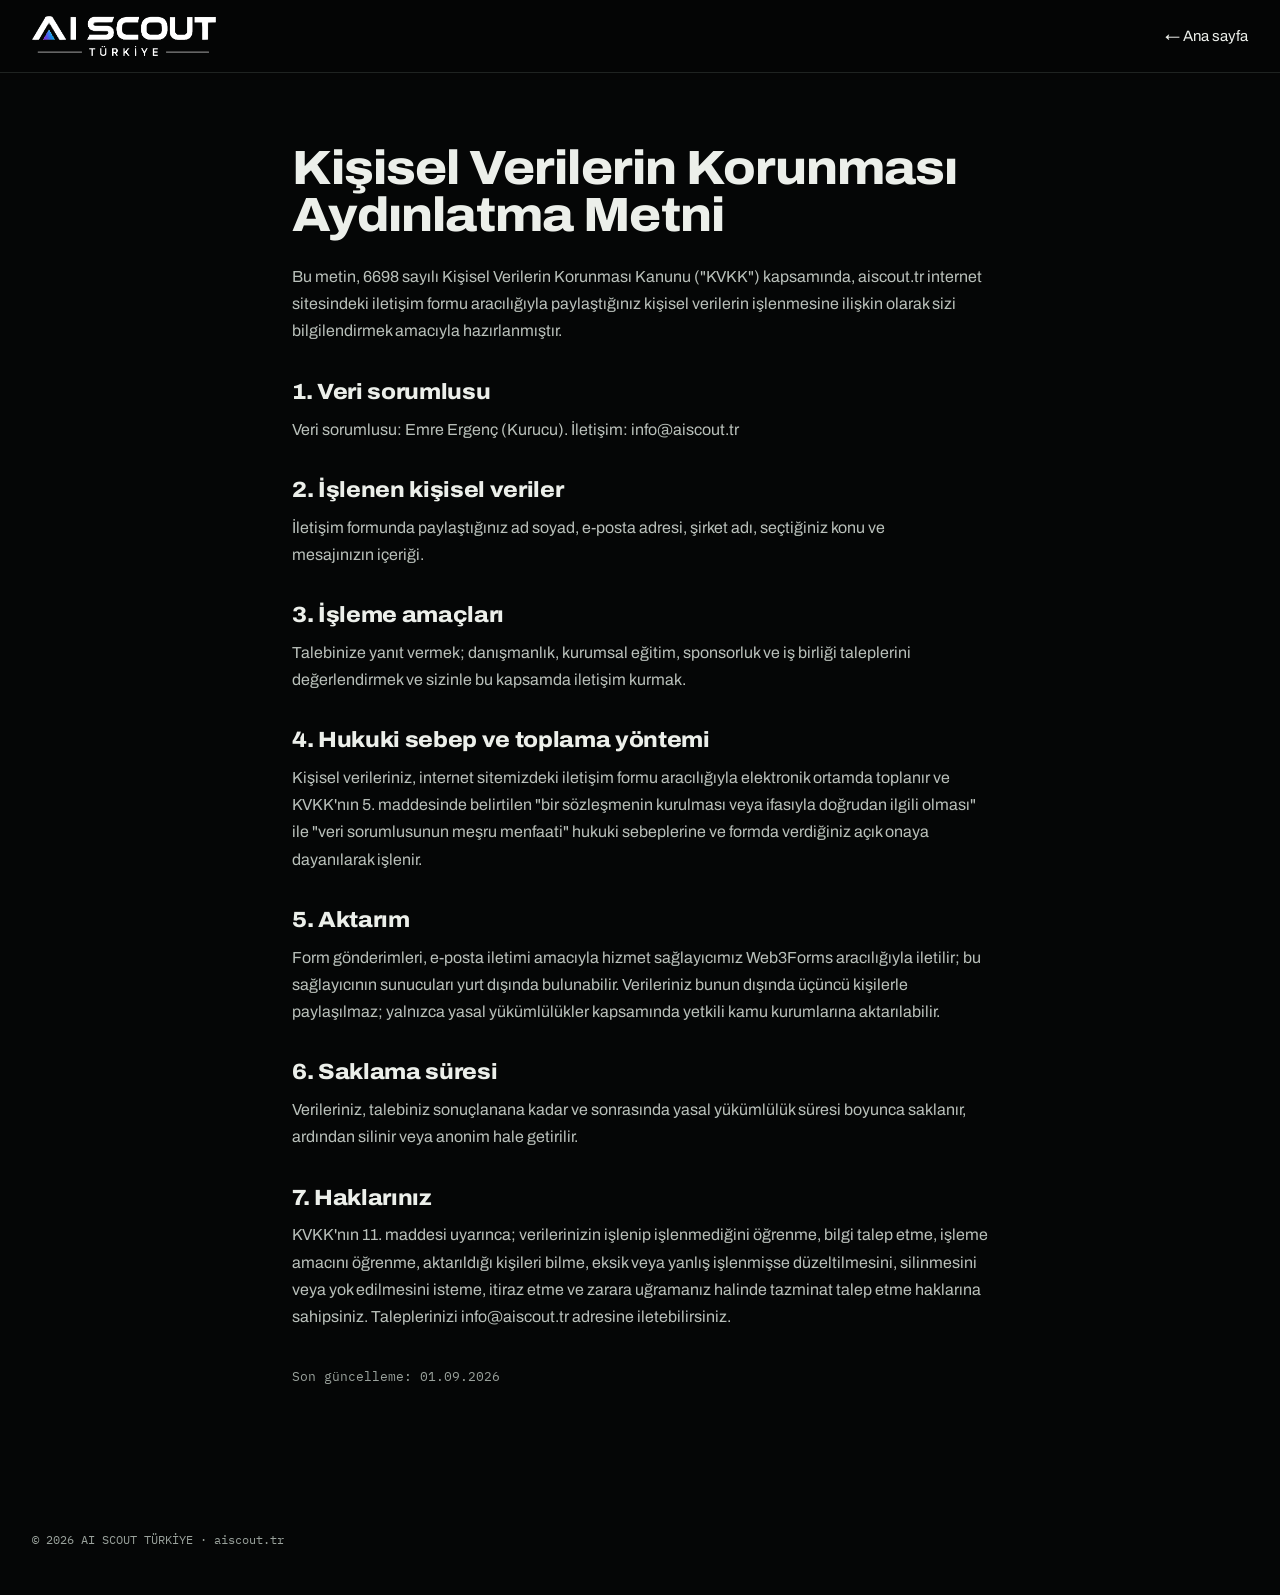
<file: kvkk.html>
<!doctype html>
<html lang="tr">
<head>
<meta charset="utf-8">
<meta name="viewport" content="width=device-width, initial-scale=1">
<title>KVKK Aydınlatma Metni — AI Scout Türkiye</title>
<meta name="robots" content="noindex">
<link rel="icon" href="/favicon.ico" sizes="any">
<link rel="stylesheet" href="https://fonts.googleapis.com/css2?family=Archivo:wdth,wght@62..125,400..900&family=IBM+Plex+Mono:wght@400;500&display=swap">
<link rel="stylesheet" href="/styles.css">
</head>
<body>
<header class="site-header">
  <div class="wrap nav">
    <a class="nav-logo" href="/" aria-label="AI Scout Türkiye ana sayfa"><img src="/logo.png" alt="AI Scout Türkiye" width="667" height="145"></a>
    <nav class="nav-links" aria-label="Ana menü"><a href="/">← Ana sayfa</a></nav>
  </div>
</header>
<main class="wrap legal">
  <!-- Not: Veri sorumlusu adresi eklenecek. -->
  <h1>Kişisel Verilerin Korunması Aydınlatma Metni</h1>
  <p>Bu metin, 6698 sayılı Kişisel Verilerin Korunması Kanunu ("KVKK") kapsamında, aiscout.tr internet sitesindeki iletişim formu aracılığıyla paylaştığınız kişisel verilerin işlenmesine ilişkin olarak sizi bilgilendirmek amacıyla hazırlanmıştır.</p>

  <h2>1. Veri sorumlusu</h2>
  <p>Veri sorumlusu: Emre Ergenç (Kurucu). İletişim: info@aiscout.tr</p>

  <h2>2. İşlenen kişisel veriler</h2>
  <p>İletişim formunda paylaştığınız ad soyad, e-posta adresi, şirket adı, seçtiğiniz konu ve mesajınızın içeriği.</p>

  <h2>3. İşleme amaçları</h2>
  <p>Talebinize yanıt vermek; danışmanlık, kurumsal eğitim, sponsorluk ve iş birliği taleplerini değerlendirmek ve sizinle bu kapsamda iletişim kurmak.</p>

  <h2>4. Hukuki sebep ve toplama yöntemi</h2>
  <p>Kişisel verileriniz, internet sitemizdeki iletişim formu aracılığıyla elektronik ortamda toplanır ve KVKK'nın 5. maddesinde belirtilen "bir sözleşmenin kurulması veya ifasıyla doğrudan ilgili olması" ile "veri sorumlusunun meşru menfaati" hukuki sebeplerine ve formda verdiğiniz açık onaya dayanılarak işlenir.</p>

  <h2>5. Aktarım</h2>
  <p>Form gönderimleri, e-posta iletimi amacıyla hizmet sağlayıcımız Web3Forms aracılığıyla iletilir; bu sağlayıcının sunucuları yurt dışında bulunabilir. Verileriniz bunun dışında üçüncü kişilerle paylaşılmaz; yalnızca yasal yükümlülükler kapsamında yetkili kamu kurumlarına aktarılabilir.</p>

  <h2>6. Saklama süresi</h2>
  <p>Verileriniz, talebiniz sonuçlanana kadar ve sonrasında yasal yükümlülük süresi boyunca saklanır, ardından silinir veya anonim hale getirilir.</p>

  <h2>7. Haklarınız</h2>
  <p>KVKK'nın 11. maddesi uyarınca; verilerinizin işlenip işlenmediğini öğrenme, bilgi talep etme, işleme amacını öğrenme, aktarıldığı kişileri bilme, eksik veya yanlış işlenmişse düzeltilmesini, silinmesini veya yok edilmesini isteme, itiraz etme ve zarara uğramanız halinde tazminat talep etme haklarına sahipsiniz. Taleplerinizi info@aiscout.tr adresine iletebilirsiniz.</p>

  <p style="margin-top:36px;font-family:var(--mono);font-size:13px;color:var(--dim)">Son güncelleme: 01.09.2026</p>
</main>
<footer><div class="wrap footer"><span class="copy">© 2026 AI SCOUT TÜRKİYE · aiscout.tr</span></div></footer>
</body>
</html>
</file>
<file: styles.css>
:root {
  --bg: #050606;
  --surface: #0B0D0C;
  --line: #1F2321;
  --line-strong: #353B37;
  --text: #ECEFEA;
  --text-2: #D5DAD5;
  --muted: #B9C0BA;
  --dim: #9AA29C;
  --accent: #8C9BFF;
  --accent-hover: #B3BDFF;
  --express: #FF7A1A;
  --gundem: #A9C9EE;
  --ydd: #C99AF5;
  --talks: #5EE0C8;
  --display: 'Archivo', system-ui, sans-serif;
  --mono: 'IBM Plex Mono', ui-monospace, monospace;
  --wrap: 1280px;
  --gutter: 32px;
}

*, *::before, *::after { box-sizing: border-box; }
html { scroll-behavior: smooth; -webkit-text-size-adjust: 100%; }
body { margin: 0; background: var(--bg); color: var(--text); font-family: var(--display); overflow-x: hidden; }
img, svg { display: block; max-width: 100%; }
a { color: var(--text); text-decoration: none; }
a:hover { color: var(--accent-hover); }
:focus-visible { outline: 2px solid var(--accent); outline-offset: 3px; }

.wrap { max-width: var(--wrap); margin: 0 auto; padding-left: var(--gutter); padding-right: var(--gutter); }
section { border-bottom: 1px solid var(--line); }
.section { padding-top: 104px; padding-bottom: 104px; }

.eyebrow { font-family: var(--mono); font-size: 13px; letter-spacing: 0.18em; color: var(--dim); text-transform: uppercase; }
h1, h2, h3 { margin: 0; font-weight: 800; font-stretch: 108%; }
h1 { font-size: clamp(42px, 6.4vw, 92px); line-height: 0.98; letter-spacing: -0.02em; text-wrap: balance; }
h2 { font-size: clamp(32px, 4vw, 56px); line-height: 1.04; letter-spacing: -0.015em; text-wrap: balance; }
h3 { font-size: 26px; font-stretch: 105%; line-height: 1.15; }
p { margin: 0; text-wrap: pretty; }
.lead { font-size: 18px; line-height: 1.6; color: var(--muted); max-width: 680px; }

.btn { display: inline-flex; align-items: center; gap: 10px; min-height: 52px; padding: 0 26px; border-radius: 999px; font-weight: 700; font-size: 16px; font-family: inherit; border: 1px solid transparent; cursor: pointer; transition: transform .15s ease, background-color .15s ease; }
.btn:hover { transform: translateY(-1px); }
.btn-primary { background: var(--accent); color: var(--bg); }
.btn-primary:hover { background: var(--accent-hover); color: var(--bg); }
.btn-ghost { border-color: var(--text); color: var(--text); }
.btn-ghost:hover { background: var(--text); color: var(--bg); }
.btn svg { width: 18px; height: 18px; }

/* NAV */
.site-header { border-bottom: 1px solid var(--line); position: sticky; top: 0; z-index: 20; background: rgba(5, 6, 6, 0.88); backdrop-filter: blur(10px); -webkit-backdrop-filter: blur(10px); }
.nav { display: flex; flex-wrap: wrap; align-items: center; justify-content: space-between; gap: 16px; padding-top: 16px; padding-bottom: 16px; }
.nav-logo img { height: 40px; width: auto; }
.nav-links { display: flex; flex-wrap: wrap; align-items: center; gap: 28px; font-size: 15px; }
.lang { display: flex; border: 1px solid var(--line-strong); border-radius: 999px; padding: 3px; font-family: var(--mono); font-size: 12px; }
.lang a { padding: 6px 10px; border-radius: 999px; color: var(--dim); }
.lang a[aria-current="true"] { background: var(--text); color: var(--bg); }

/* HERO */
.hero { display: flex; flex-wrap: wrap; align-items: center; gap: 56px; padding-top: 88px; padding-bottom: 80px; }
.hero-copy { flex: 999 1 560px; min-width: 0; display: flex; flex-direction: column; gap: 28px; }
.hero-copy .lead { font-size: 20px; line-height: 1.55; max-width: 660px; }
.tagline { font-family: var(--mono); font-size: 13px; letter-spacing: 0.24em; color: var(--dim); }
.tagline b { color: var(--accent); font-weight: 400; }
.cta-row { display: flex; flex-wrap: wrap; align-items: center; gap: 16px; margin-top: 8px; }
.hero-radar { flex: 1 1 380px; min-width: 0; display: flex; justify-content: center; }
.hero-radar svg { width: 100%; max-width: 440px; height: auto; }
.radar-sweep { transform-origin: 220px 220px; animation: sweep 6s linear infinite; }
@keyframes sweep { to { transform: rotate(360deg); } }

/* TWO DOORS */
.doors { display: grid; grid-template-columns: repeat(auto-fit, minmax(min(420px, 100%), 1fr)); gap: 1px; background: var(--line); padding: 0; }
.door { background: var(--bg); padding: 48px 32px; display: flex; flex-direction: column; gap: 14px; transition: background-color .2s ease; }
.door:hover { background: var(--surface); color: var(--text); }
.door-tag { font-family: var(--mono); font-size: 12px; letter-spacing: 0.18em; color: var(--accent); }
.door-title { font-size: 28px; font-weight: 800; font-stretch: 105%; line-height: 1.15; }
.door-text { font-size: 17px; line-height: 1.6; color: var(--muted); }
.door-link { font-weight: 700; font-size: 16px; text-decoration: underline; text-underline-offset: 6px; }

/* TICKER */
.ticker { display: flex; align-items: stretch; overflow: hidden; }
.ticker-label { flex: none; display: flex; align-items: center; gap: 10px; padding: 0 24px; background: var(--accent); color: var(--bg); font-family: var(--mono); font-size: 12px; font-weight: 500; letter-spacing: 0.12em; position: relative; z-index: 1; }
.ticker-label svg { width: 14px; height: 14px; }
.ticker-viewport { flex: 1; min-width: 0; overflow: hidden; padding: 20px 0; }
.ticker-track { display: flex; width: max-content; gap: 40px; padding-left: 40px; animation: ticker 60s linear infinite; font-size: 16px; white-space: nowrap; }
.ticker-track:hover, .ticker-track:focus-within { animation-play-state: paused; }
.ticker-track a { display: flex; align-items: center; gap: 10px; font-weight: 600; }
.ticker-track a svg { width: 12px; height: 12px; fill: var(--accent); }
.ticker-track .sep { color: #3A403C; }
@keyframes ticker { to { transform: translateX(-50%); } }

/* FOLLOW */
.stack { display: flex; flex-direction: column; gap: 48px; }
.head { display: flex; flex-direction: column; gap: 16px; max-width: 760px; }
.socials-main { display: grid; grid-template-columns: repeat(auto-fit, minmax(min(300px, 100%), 1fr)); gap: 16px; }
.social-card { display: flex; align-items: center; justify-content: space-between; gap: 16px; min-height: 120px; padding: 28px; border: 1px solid #2A2F2C; background: var(--surface); transition: border-color .2s ease; }
.social-card:hover { border-color: var(--accent); color: var(--text); }
.social-card .id { display: flex; align-items: center; gap: 18px; min-width: 0; }
.social-card .id svg { width: 40px; height: 40px; flex: none; }
.social-card .name { display: block; font-size: 26px; font-weight: 800; }
.social-card .handle { display: block; font-family: var(--mono); font-size: 13px; color: var(--dim); margin-top: 4px; }
.pill { display: inline-flex; align-items: center; min-height: 44px; padding: 0 18px; border-radius: 999px; background: var(--accent); color: var(--bg); font-weight: 700; font-size: 15px; flex: none; }
.socials-more { display: flex; flex-wrap: wrap; gap: 12px; margin-top: -32px; }
.chip-link { display: inline-flex; align-items: center; gap: 10px; min-height: 48px; padding: 0 20px; border: 1px solid #2A2F2C; border-radius: 999px; font-size: 15px; font-weight: 600; }
.chip-link:hover { border-color: var(--accent); color: var(--text); }
.chip-link svg { width: 18px; height: 18px; }

.series { display: grid; grid-template-columns: repeat(auto-fit, minmax(min(270px, 100%), 1fr)); gap: 1px; background: var(--line); border: 1px solid var(--line); }
.series article { background: #000; display: flex; flex-direction: column; }
.series img { width: 100%; height: auto; aspect-ratio: 900 / 365; object-fit: contain; }
.series .body { padding: 24px 28px 32px; display: flex; flex-direction: column; gap: 12px; }
.series .meta { font-family: var(--mono); font-size: 12px; }
.series p { font-size: 16px; line-height: 1.6; color: var(--muted); }

/* CONSULTING */
.consulting { background: var(--surface); }
.consult-top { display: flex; flex-wrap: wrap; gap: 48px; align-items: flex-end; justify-content: space-between; }
.consult-intro { flex: 999 1 560px; min-width: 0; display: flex; flex-direction: column; gap: 20px; }
.consult-intro .lead.strong { color: var(--text-2); }
.chips { display: flex; flex-wrap: wrap; gap: 10px; list-style: none; margin: 0; padding: 0; }
.chips li { padding: 8px 14px; border: 1px solid var(--line-strong); border-radius: 999px; font-family: var(--mono); font-size: 13px; }
.founder { flex: 1 1 320px; min-width: 0; display: flex; flex-direction: column; gap: 12px; padding: 24px; border: 1px solid #2A2F2C; background: var(--bg); }
.founder .who { font-family: var(--mono); font-size: 12px; color: var(--accent); }
.founder .who a { color: inherit; text-decoration: underline; text-underline-offset: 4px; }
.founder ul { margin: 0; padding: 0; list-style: none; font-size: 15px; line-height: 1.6; color: var(--text-2); }
.services { display: grid; grid-template-columns: repeat(auto-fit, minmax(min(320px, 100%), 1fr)); gap: 1px; background: var(--line); border: 1px solid var(--line); }
.services article { background: var(--surface); padding: 36px 32px; display: flex; flex-direction: column; gap: 16px; }
.services .num { font-family: var(--mono); font-size: 13px; color: var(--accent); }
.services p { font-size: 16px; line-height: 1.65; color: var(--muted); }

/* CONTACT */
.contact { display: flex; flex-wrap: wrap; gap: 64px; }
.contact-intro { flex: 1 1 360px; min-width: 0; display: flex; flex-direction: column; gap: 20px; }
.contact-intro .mail { font-family: var(--mono); font-size: 16px; color: var(--accent); }
.form { flex: 999 1 560px; min-width: 0; display: grid; grid-template-columns: repeat(auto-fit, minmax(min(240px, 100%), 1fr)); gap: 20px; }
.field { display: flex; flex-direction: column; gap: 8px; }
.field.full, .form .full { grid-column: 1 / -1; }
.field label { font-family: var(--mono); font-size: 12px; letter-spacing: 0.1em; color: var(--dim); }
.field input, .field select, .field textarea { width: 100%; min-height: 52px; padding: 0 16px; background: var(--surface); border: 1px solid var(--line-strong); border-radius: 0; color: var(--text); font-size: 16px; font-family: inherit; }
.field select { appearance: none; -webkit-appearance: none; background-image: url("data:image/svg+xml,%3Csvg xmlns='http://www.w3.org/2000/svg' width='12' height='8' viewBox='0 0 12 8'%3E%3Cpath d='M1 1l5 5 5-5' fill='none' stroke='%239AA29C' stroke-width='1.6'/%3E%3C/svg%3E"); background-repeat: no-repeat; background-position: right 16px center; padding-right: 40px; }
.field textarea { padding: 14px 16px; resize: vertical; min-height: 140px; }
.field input:focus, .field select:focus, .field textarea:focus { border-color: var(--accent); outline: none; }
.consent { display: flex; align-items: flex-start; gap: 12px; font-size: 14px; line-height: 1.5; color: var(--muted); }
.consent input { width: 20px; height: 20px; margin: 2px 0 0; accent-color: var(--accent); flex: none; }
.consent a { text-decoration: underline; text-underline-offset: 3px; }
.hp { position: absolute; left: -9999px; width: 1px; height: 1px; overflow: hidden; }
.form-status { min-height: 24px; font-size: 15px; }
.form-status.ok { color: var(--talks); }
.form-status.err { color: #FF9B8A; }
.btn[disabled] { opacity: .6; cursor: wait; }

/* FOOTER */
.footer { display: flex; flex-wrap: wrap; align-items: center; justify-content: space-between; gap: 24px; padding-top: 48px; padding-bottom: 48px; font-size: 14px; color: var(--dim); }
.footer .brand { display: flex; flex-direction: column; gap: 14px; }
.footer .brand img { height: 32px; width: auto; }
.footer .copy { font-family: var(--mono); font-size: 12px; }
.footer nav { display: flex; flex-wrap: wrap; gap: 24px; }
.footer nav a { color: var(--dim); }
.footer nav a:hover { color: var(--text); }

/* LEGAL PAGE */
.legal { max-width: 760px; padding-top: 72px; padding-bottom: 96px; }
.legal h1 { font-size: clamp(32px, 5vw, 48px); margin-bottom: 24px; }
.legal h2 { font-size: 22px; margin: 36px 0 12px; }
.legal p, .legal li { font-size: 16px; line-height: 1.7; color: var(--muted); }
.legal p + p { margin-top: 12px; }
.legal mark { background: #2A2F1A; color: #F2E58A; padding: 0 4px; }

/* PHONE */
@media (max-width: 720px) {
  :root { --gutter: 20px; }
  .section { padding-top: 72px; padding-bottom: 72px; }
  .hero { padding-top: 48px; padding-bottom: 56px; gap: 40px; }
  .hero-copy .lead { font-size: 18px; }
  .nav-logo img { height: 32px; }
  .nav-links { gap: 18px; font-size: 14px; width: 100%; justify-content: space-between; }
  .door { padding: 36px 20px; }
  .door-title { font-size: 24px; }
  .ticker-label { padding: 0 14px; }
  .ticker-label span { display: none; }
  .social-card { padding: 20px; min-height: 96px; }
  .social-card .name { font-size: 22px; }
  .social-card .id svg { width: 32px; height: 32px; }
  .services article { padding: 28px 20px; }
  .socials-more { margin-top: -24px; }
}

@media (prefers-reduced-motion: reduce) {
  .ticker-track, .radar-sweep { animation: none; }
  html { scroll-behavior: auto; }
  .ticker-viewport { overflow-x: auto; }
}
</file>
